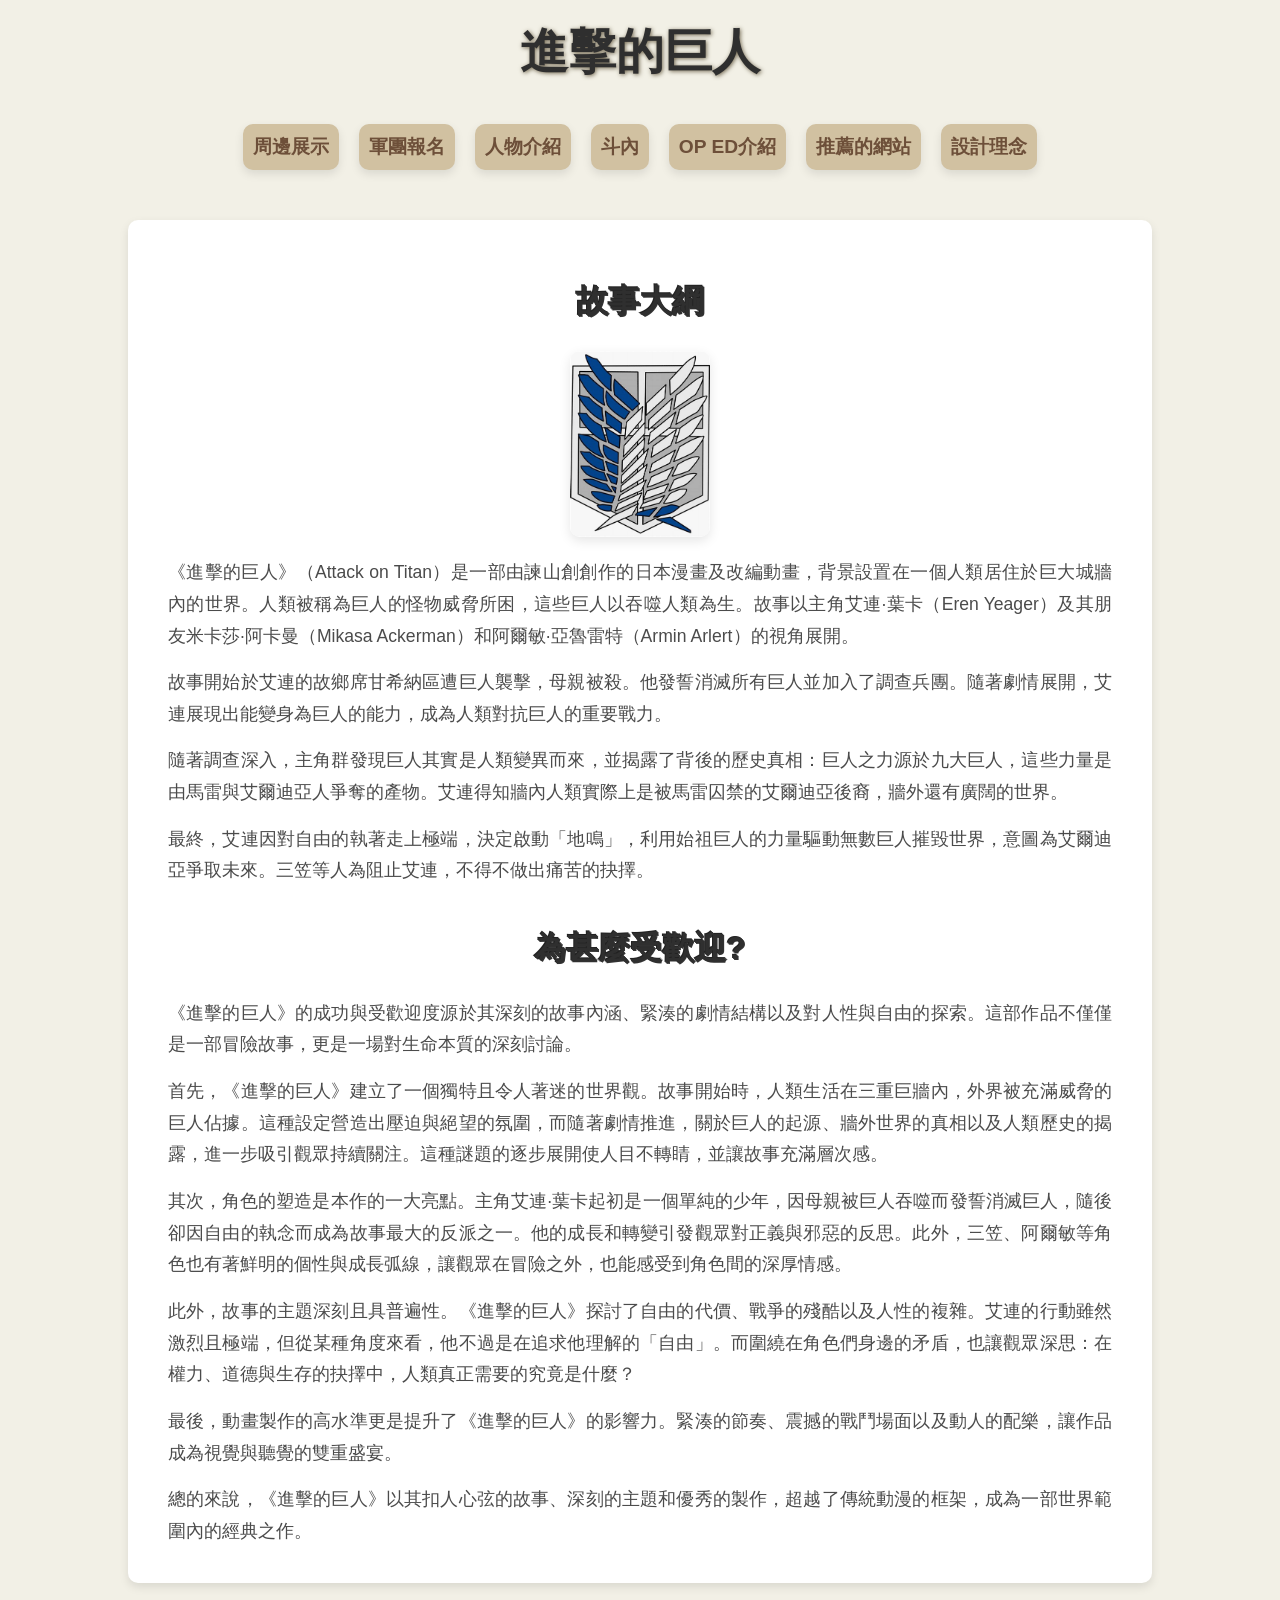
<file: 1131754/index.html>
<!DOCTYPE html>
<html>
 <head>
  <meta charset="utf-8">
  <title>進擊的巨人</title>
  <style>
    body {
      background: #f2f0e6;
      font-family: Arial, sans-serif;
      margin: 0;
      padding: 0;
      color: #4b4b4b;
    }

    h1, h2 {
      color: #2f2f2f;
      text-align: center;
      text-shadow: 1px 1px 4px #756b54;
      margin-top: 20px;
    }

    h1 {
      font-size: 3em;
      margin-bottom: 20px;
    }

    h2 {
      font-size: 2em;
      margin-top: 40px;
      text-shadow: -1px -1px 0 #222222, 1px 1px 0 #333333;
    }

    .container {
      display: flex; 
      justify-content: center; 
      gap: 20px;
      padding: 20px;
    }

    .item {
      text-align: center;
      background: #d1c1a1;
      padding: 10px;
      border-radius: 10px;
      transition: all 0.3s ease;
      cursor: pointer;
      box-shadow: 0 4px 10px rgba(0, 0, 0, 0.1);
    }

    .item a {
      color: #6d4f39;
      text-decoration: none;
      font-weight: bold;
      font-size: 1.2em;
    }

    .item:hover {
      transform: translateY(-5px); 
      background-color: #8d7045;
    }

    .item:hover a {
      color: #f0f0f0;
    }

    .item a:hover {
      text-decoration: underline;
    }

    p {
      font-size: 1.1em;
      line-height: 1.8;
      margin: 15px 20px;
      text-align: justify;
    }

    img {
      display: block;
      margin: 20px auto;
      border-radius: 10px;
      box-shadow: 0 4px 12px rgba(0, 0, 0, 0.1);
    }

    .content {
      padding: 20px;
      background-color: white;
      border-radius: 10px;
      box-shadow: 0 4px 10px rgba(0, 0, 0, 0.1);
      margin: 30px 10%;
    }

    .content img {
      width: 140px;
    }
  </style>
</head>
<body>

  <h1>進擊的巨人</h1>

  <div class="container">
    <div class="item"><a href="a.html">周邊展示</a></div>
    <div class="item"><a href="b.html">軍團報名</a></div>
    <div class="item"><a href="c.html">人物介紹</a></div>
    <div class="item"><a href="d.html">斗內</a></div>
    <div class="item"><a href="e.html">OP ED介紹</a></div>
    <div class="item"><a href="f.html">推薦的網站</a></div>
    <div class="item"><a href="g.html">設計理念</a></div>
  </div>

  <div class="content">
    <h2>故事大綱</h2>
    <img src="wing.jpg" alt="進擊的巨人" />
    <p>《進擊的巨人》（Attack on Titan）是一部由諫山創創作的日本漫畫及改編動畫，背景設置在一個人類居住於巨大城牆內的世界。人類被稱為巨人的怪物威脅所困，這些巨人以吞噬人類為生。故事以主角艾連·葉卡（Eren Yeager）及其朋友米卡莎·阿卡曼（Mikasa Ackerman）和阿爾敏·亞魯雷特（Armin Arlert）的視角展開。</p>
    <p>故事開始於艾連的故鄉席甘希納區遭巨人襲擊，母親被殺。他發誓消滅所有巨人並加入了調查兵團。隨著劇情展開，艾連展現出能變身為巨人的能力，成為人類對抗巨人的重要戰力。</p>
    <p>隨著調查深入，主角群發現巨人其實是人類變異而來，並揭露了背後的歷史真相：巨人之力源於九大巨人，這些力量是由馬雷與艾爾迪亞人爭奪的產物。艾連得知牆內人類實際上是被馬雷囚禁的艾爾迪亞後裔，牆外還有廣闊的世界。</p>
    <p>最終，艾連因對自由的執著走上極端，決定啟動「地鳴」，利用始祖巨人的力量驅動無數巨人摧毀世界，意圖為艾爾迪亞爭取未來。三笠等人為阻止艾連，不得不做出痛苦的抉擇。</p>

    <h2>為甚麼受歡迎?</h2>
    <p>《進擊的巨人》的成功與受歡迎度源於其深刻的故事內涵、緊湊的劇情結構以及對人性與自由的探索。這部作品不僅僅是一部冒險故事，更是一場對生命本質的深刻討論。</p>
    <p>首先，《進擊的巨人》建立了一個獨特且令人著迷的世界觀。故事開始時，人類生活在三重巨牆內，外界被充滿威脅的巨人佔據。這種設定營造出壓迫與絕望的氛圍，而隨著劇情推進，關於巨人的起源、牆外世界的真相以及人類歷史的揭露，進一步吸引觀眾持續關注。這種謎題的逐步展開使人目不轉睛，並讓故事充滿層次感。</p>
    <p>其次，角色的塑造是本作的一大亮點。主角艾連·葉卡起初是一個單純的少年，因母親被巨人吞噬而發誓消滅巨人，隨後卻因自由的執念而成為故事最大的反派之一。他的成長和轉變引發觀眾對正義與邪惡的反思。此外，三笠、阿爾敏等角色也有著鮮明的個性與成長弧線，讓觀眾在冒險之外，也能感受到角色間的深厚情感。</p>
    <p>此外，故事的主題深刻且具普遍性。《進擊的巨人》探討了自由的代價、戰爭的殘酷以及人性的複雜。艾連的行動雖然激烈且極端，但從某種角度來看，他不過是在追求他理解的「自由」。而圍繞在角色們身邊的矛盾，也讓觀眾深思：在權力、道德與生存的抉擇中，人類真正需要的究竟是什麼？</p>
    <p>最後，動畫製作的高水準更是提升了《進擊的巨人》的影響力。緊湊的節奏、震撼的戰鬥場面以及動人的配樂，讓作品成為視覺與聽覺的雙重盛宴。</p>
    <p>總的來說，《進擊的巨人》以其扣人心弦的故事、深刻的主題和優秀的製作，超越了傳統動漫的框架，成為一部世界範圍內的經典之作。</p>
  </div>

</body>
</html>
</file>
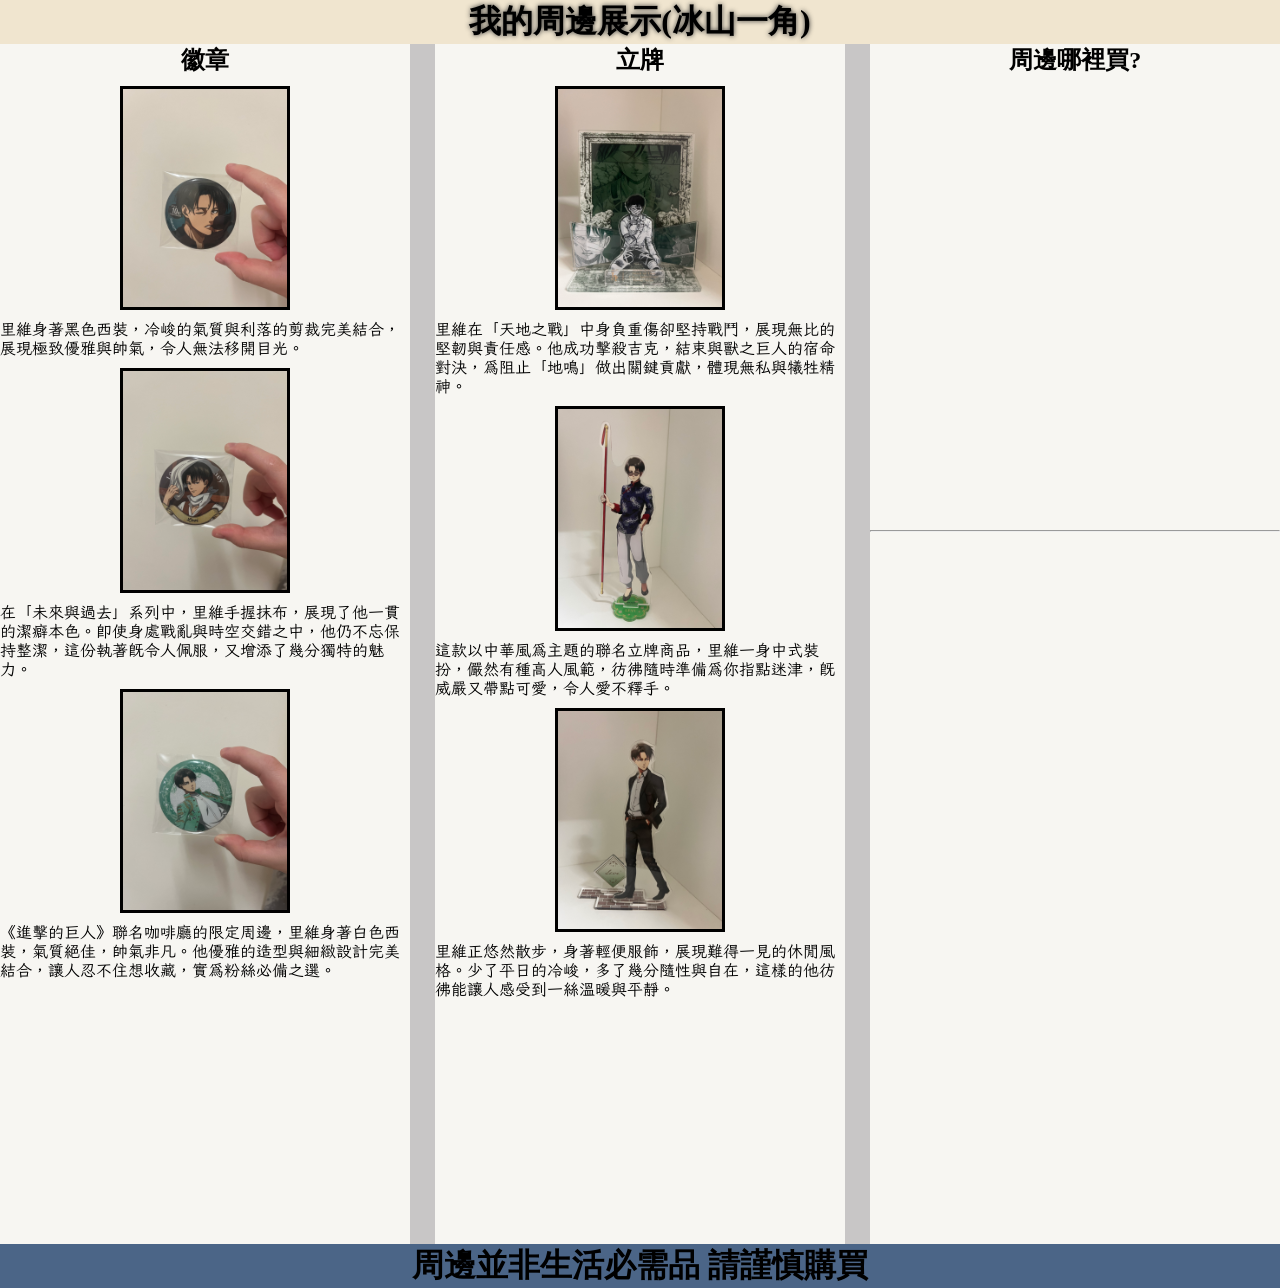
<file: 1131754/a.html>
<!DOCTYPE html>
<html>
  <head>
    <meta charset="UTF-8">
	<link rel="preconnect" href="https://fonts.googleapis.com">
<link rel="preconnect" href="https://fonts.gstatic.com" crossorigin>
<link href="https://fonts.googleapis.com/css2?family=Hubot+Sans:ital,wght@0,200..900;1,200..900&family=LXGW+WenKai+Mono+TC&family=LXGW+WenKai+TC&display=swap" rel="stylesheet">
	<title>周邊展示</title>
	<link rel="stylesheet" href="a.css" type="text/css">
	<style>
	img { width:40%;display:block;margin:10px auto; }
	.lxgw-wenkai-mono-tc-regular {
  font-family: "LXGW WenKai Mono TC", serif;
  font-weight: 400;
  font-style: normal;
}

	</style>
  </head>
  <body>
    <header><h1 style="text-shadow:0 0 5px #333333;">我的周邊展示(冰山一角)</h1></header>
	<div class="flexcontainer">
	 <div class="flexitem"><h2>徽章</h2>
	 <img src="pin1.jpg" width="250" style="border-style: solid; border-width:medium;" >
	  <font class="lxgw-wenkai-mono-tc-regular">里維身著黑色西裝，冷峻的氣質與利落的剪裁完美結合，展現極致優雅與帥氣，令人無法移開目光。</font>
	  <img src="pin2.jpg" width="250" style="border-style: solid; border-width:medium;">
	  <font class="lxgw-wenkai-mono-tc-regular">在「未來與過去」系列中，里維手握抹布，展現了他一貫的潔癖本色。即使身處戰亂與時空交錯之中，他仍不忘保持整潔，這份執著既令人佩服，又增添了幾分獨特的魅力。</font>
	  <img src="pin3.jpg" width="250" style="border-style: solid; border-width:medium;">
	  <font class="lxgw-wenkai-mono-tc-regular">《進擊的巨人》聯名咖啡廳的限定周邊，里維身著白色西裝，氣質絕佳，帥氣非凡。他優雅的造型與細緻設計完美結合，讓人忍不住想收藏，實為粉絲必備之選。</font>
	 </div>
	 <div class="flexitem"><h2>立牌</h2>
	 <img src="pa1.jpg" width="250" style="border-style: solid; border-width:medium;">
	 <font class="lxgw-wenkai-mono-tc-regular">里維在「天地之戰」中身負重傷卻堅持戰鬥，展現無比的堅韌與責任感。他成功擊殺吉克，結束與獸之巨人的宿命對決，為阻止「地鳴」做出關鍵貢獻，體現無私與犧牲精神。</font>
	 <img src="pa2.jpg" width="250" style="border-style: solid; border-width:medium;">
	 <font class="lxgw-wenkai-mono-tc-regular">這款以中華風為主題的聯名立牌商品，里維一身中式裝扮，儼然有種高人風範，彷彿隨時準備為你指點迷津，既威嚴又帶點可愛，令人愛不釋手。</font>
	 <img src="pa3.jpg" width="250" style="border-style: solid; border-width:medium;">
	 <font class="lxgw-wenkai-mono-tc-regular">里維正悠然散步，身著輕便服飾，展現難得一見的休閒風格。少了平日的冷峻，多了幾分隨性與自在，這樣的他彷彿能讓人感受到一絲溫暖與平靜。</font>
	 
	 </div>
	 
	 <div class="flexitem">
	 <h2>周邊哪裡買?</h2>
	 <iframe src="https://www.google.com/maps/embed?pb=!1m18!1m12!1m3!1d3614.669949563927!2d121.50472549678952!3d25.045272500000014!2m3!1f0!2f0!3f0!3m2!1i1024!2i768!4f13.1!3m3!1m2!1s0x3442a90958718b89%3A0xa933e8c3c6f4bed2!2z5a6J5Yip576O54m5IOWPsOWMl-W6lw!5e0!3m2!1szh-TW!2stw!4v1735467174409!5m2!1szh-TW!2stw" width="600" height="450" style="border:0;" allowfullscreen="" loading="lazy" referrerpolicy="no-referrer-when-downgrade"></iframe>
	 <hr>
	</div>
	 </div>
	
	
	<footer><h1>周邊並非生活必需品 請謹慎購買</h1></footer>
  </body>
</html>
</file>
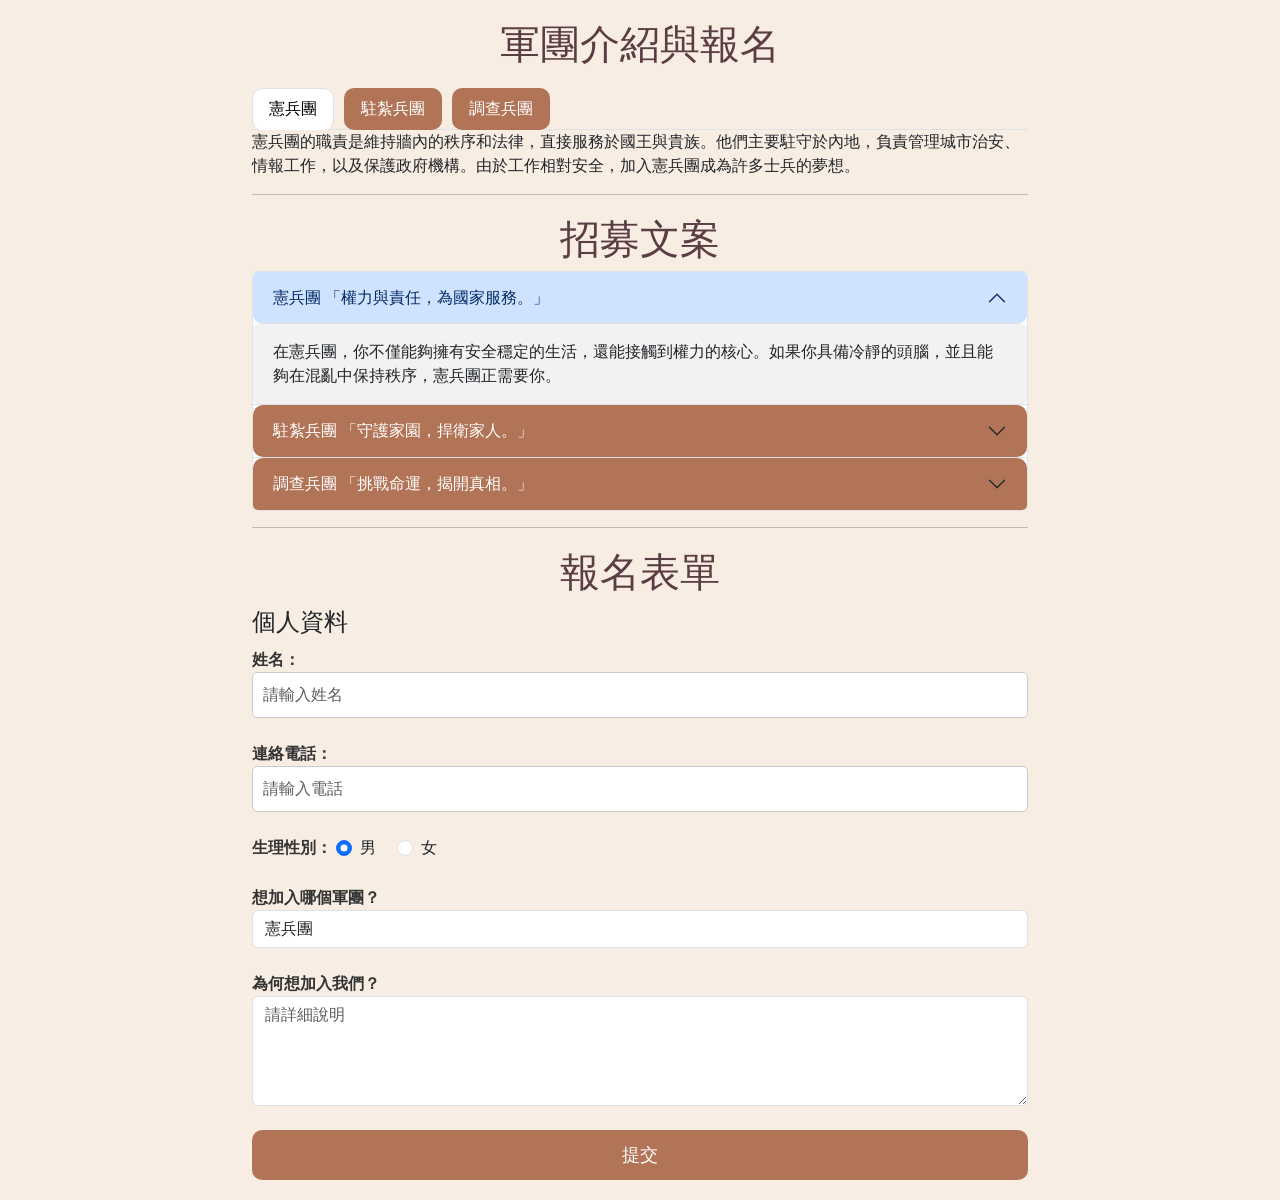
<file: 1131754/b.html>
<!DOCTYPE html>
<html>
  
  <head>
    <meta charset="UTF-8">
    <meta name="viewport" content="width=device-width, initial-scale=1">
    <title>報名</title>
    <link href="https://cdn.jsdelivr.net/npm/bootstrap@5.3.2/dist/css/bootstrap.min.css" rel="stylesheet" integrity="sha384-T3c6CoIi6uLrA9TneNEoa7RxnatzjcDSCmG1MXxSR1GAsXEV/Dwwykc2MPK8M2HN" crossorigin="anonymous">
    <script src="https://cdn.jsdelivr.net/npm/bootstrap@5.3.2/dist/js/bootstrap.bundle.min.js" integrity="sha384-C6RzsynM9kWDrMNeT87bh95OGNyZPhcTNXj1NW7RuBCsyN/o0jlpcV8Qyq46cDfL" crossorigin="anonymous"></script>
    <style>
      body {
        background-color: #f8ede3;
        font-family: 'Arial', sans-serif;
      }

      h1 {
        text-align: center;
        margin-top: 20px;
        font-size: 2.5rem;
        color: #5b3d44;
      }

      .container {
        max-width: 800px;
        margin: 20px auto;
      }

      .nav-tabs .nav-link {
        background-color: #b17457;
        color: #fff;
        border-radius: 10px;
        margin-right: 10px;
      }

      .nav-tabs .nav-link:hover {
        background-color: #4a4947;
        transition: background-color 0.3s ease;
      }

      .accordion-button {
        background-color: #b17457;
        color: white;
        border-radius: 10px;
      }

      .accordion-button:focus {
        box-shadow: none;
      }

      .accordion-body {
        background-color: #f2f2f2;
        border-radius: 5px;
      }

      .form-group {
        margin-bottom: 1.5rem;
      }

      input[type="text"], select, textarea {
        width: 100%;
        padding: 10px;
        border: 1px solid #ccc;
        border-radius: 5px;
      }

      textarea {
        resize: vertical;
      }

      label {
        font-weight: bold;
        color: #333;
      }

      .btn-submit {
        display: inline-block;
        padding: 12px 20px;
        background-color: #b17457;
        color: white;
        text-align: center;
        border-radius: 10px;
        text-decoration: none;
        font-size: 1.1rem;
        width: 100%;
        transition: background-color 0.3s ease;
      }

      .btn-submit:hover {
        background-color: #4a4947;
      }
    </style>
  </head>

  <body>
    <h1>軍團介紹與報名</h1>
    <div class="container">
      <ul class="nav nav-tabs" id="myTab">
        <li class="nav-item"><a class="nav-link active" data-bs-toggle="tab" href="#tab1">憲兵團</a></li>
        <li class="nav-item"><a class="nav-link" data-bs-toggle="tab" href="#tab2">駐紮兵團</a></li>
        <li class="nav-item"><a class="nav-link" data-bs-toggle="tab" href="#tab3">調查兵團</a></li>
      </ul>

      <div class="tab-content" id="myTabContent">
        <div class="tab-pane fade show active" id="tab1">
          <p>憲兵團的職責是維持牆內的秩序和法律，直接服務於國王與貴族。他們主要駐守於內地，負責管理城市治安、情報工作，以及保護政府機構。由於工作相對安全，加入憲兵團成為許多士兵的夢想。</p>
        </div>
        <div class="tab-pane fade" id="tab2">
          <p>駐紮兵團負責守護牆壁，修復城門，並確保牆內居民的安全。他們是牆壁防禦系統的重要組成部分，平時也處理牆內的治安問題。當巨人攻擊城牆時，他們是第一道防線，負責拖延敵人直到援軍到來。</p>
        </div>
        <div class="tab-pane fade" id="tab3">
          <p>調查兵團的主要任務是前往牆外探索巨人活動的情況，尋找恢復人類自由的可能性。面對巨人的威脅，他們是三個兵團中死亡率最高的部隊。調查兵團以艾爾文·史密斯和利威爾兵長為代表人物。</p>
        </div>
      </div>

      <hr>

      <h1>招募文案</h1>
      <div class="accordion" id="accordionExample">
        <div class="accordion-item">
          <h2 class="accordion-header" id="head1">
            <button class="accordion-button" type="button" data-bs-toggle="collapse" data-bs-target="#collapse1">憲兵團 「權力與責任，為國家服務。」</button>
          </h2>
          <div id="collapse1" class="accordion-collapse collapse show" data-bs-parent="#accordionExample">
            <div class="accordion-body">
              在憲兵團，你不僅能夠擁有安全穩定的生活，還能接觸到權力的核心。如果你具備冷靜的頭腦，並且能夠在混亂中保持秩序，憲兵團正需要你。
            </div>
          </div>
        </div>
        <div class="accordion-item">
          <h2 class="accordion-header" id="head2">
            <button class="accordion-button collapsed" type="button" data-bs-toggle="collapse" data-bs-target="#collapse2">駐紮兵團 「守護家園，捍衛家人。」</button>
          </h2>
          <div id="collapse2" class="accordion-collapse collapse" data-bs-parent="#accordionExample">
            <div class="accordion-body">
              如果你熱愛你的家，願意為了牆內的每一個人而戰，那麼駐紮兵團將是你最好的選擇。加入我們，守護你的家園，讓每個人都能安居樂業。
            </div>
          </div>
        </div>  
        <div class="accordion-item">
          <h2 class="accordion-header" id="head3">
            <button class="accordion-button collapsed" type="button" data-bs-toggle="collapse" data-bs-target="#collapse3">調查兵團 「挑戰命運，揭開真相。」</button>
          </h2>
          <div id="collapse3" class="accordion-collapse collapse" data-bs-parent="#accordionExample">
            <div class="accordion-body">
              你是否渴望突破牆壁的束縛，追尋那未知的世界？加入調查兵團，成為那顆燃燒著探索與自由的火種！
            </div>
          </div>
        </div>  
      </div>

      <hr>

      <h1>報名表單</h1>
      <form>
        <fieldset>
          <legend>個人資料</legend>
          <div class="form-group">
            <label for="userName">姓名：</label>
            <input type="text" class="form-control" id="userName" name="userName" placeholder="請輸入姓名" required>
          </div>
          <div class="form-group">
            <label for="userphone">連絡電話：</label>
            <input type="text" class="form-control" id="userphone" name="userphone" placeholder="請輸入電話" required>
          </div>
          <div class="form-group">
            <label>生理性別：</label>
            <div class="form-check form-check-inline">
              <input class="form-check-input" type="radio" name="usergender" value="gender1" checked>男
            </div>
            <div class="form-check form-check-inline">
              <input class="form-check-input" type="radio" name="usergender" value="gender2">女
            </div>
          </div>
          <div class="form-group">
            <label for="userNumber">想加入哪個軍團？</label>
            <select name="userNumber" id="userNumber" class="form-control">
              <option value="憲兵團" selected>憲兵團</option>
              <option value="駐紮兵團">駐紮兵團</option>
              <option value="調查兵團">調查兵團</option>
            </select>
          </div>
          <div class="form-group">
            <label for="userwhy">為何想加入我們？</label>
            <textarea name="userwhy" id="userwhy" class="form-control" cols="30" rows="4" placeholder="請詳細說明"></textarea>
          </div>
        </fieldset>

        <a href="#" class="btn-submit">提交</a>
      </form>
    </div>
  </body>
</html>
</file>
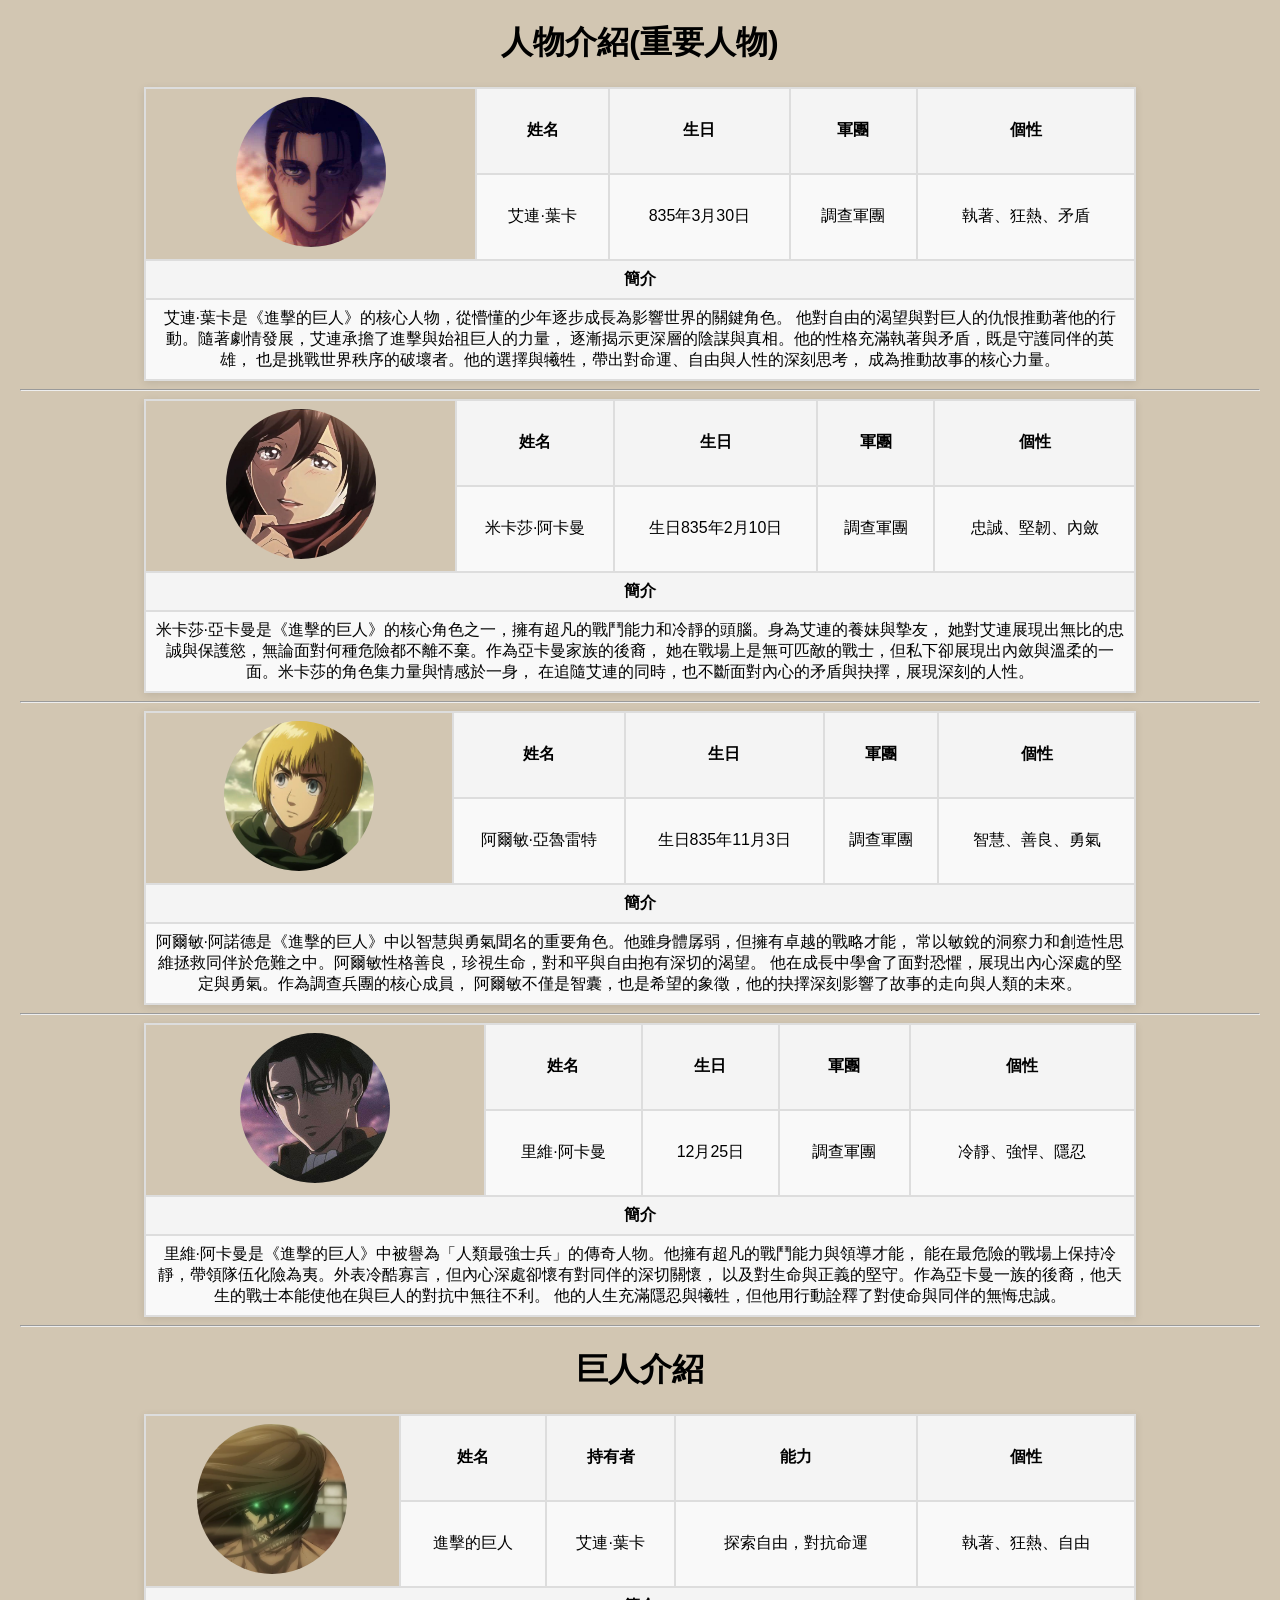
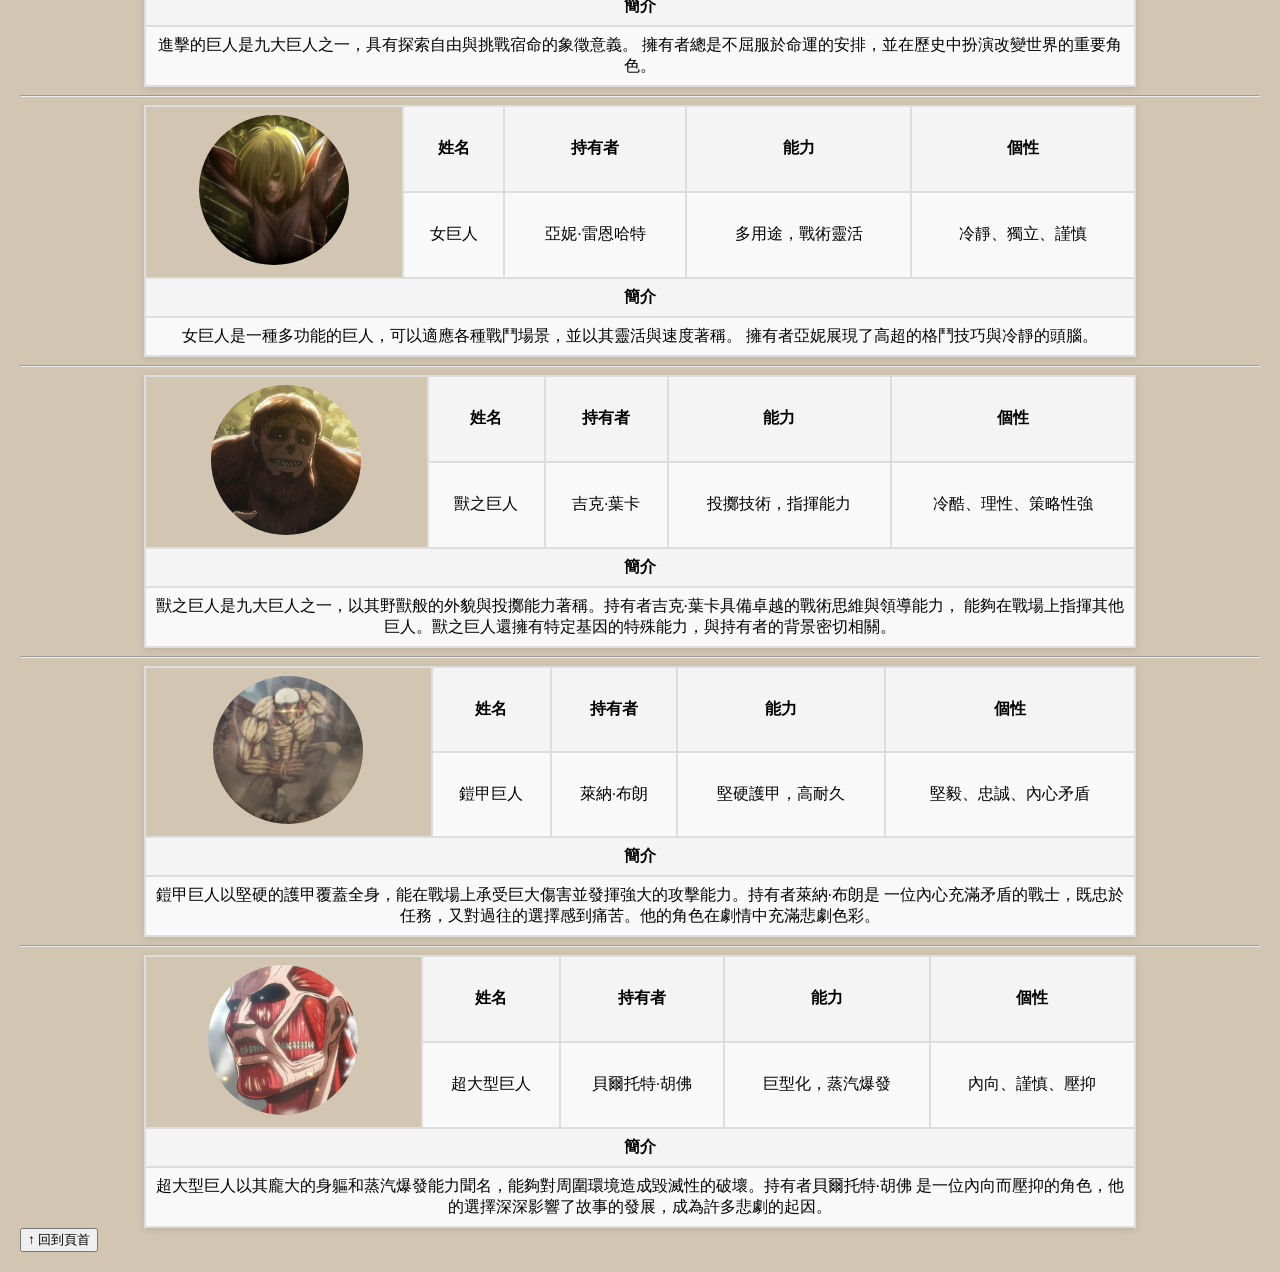
<file: 1131754/c.html>
<!DOCTYPE html>
<html>
  <head>
    <meta charset="UTF-8">
	
    <title>人物介紹</title>
    <style>
        body {
            font-family: Arial, sans-serif;
            margin: 20px;
			background-color:#d2c6b2;
        }
        table {
            border-collapse: collapse;
            width: 80%;
            margin: 0 auto;
            box-shadow: 0 2px 8px rgba(0, 0, 0, 0.1);
        }
        th, td {
            border: 2px solid #ddd;
            padding: 8px;
            text-align: center;
        }
        th {
            background-color: #f4f4f4;
            font-weight: bold;
        }
        tr:nth-child(even) {
            background-color: #f9f9f9;
        }
        tr:hover {
            background-color: #f1f1f1;
        }
        caption {
            font-size: 1.5em;
            margin-bottom: 10px;
            font-weight: bold;
        }
        .photo-cell {
            text-align: center;
            vertical-align: middle;
        }
        .photo-cell img {
            max-width: 150px;
            max-height: 150px;
            border-radius: 50%;
        }
		h1{
		text-align: center;
		}
		
		#back-to-top {
        position: fixed;
        bottom: 20px;
        right: 20px;
        padding: 10px 15px;
        background-color: #007BFF;
        color: white;
        border: none;
        border-radius: 5px;
        cursor: pointer;
        box-shadow: 0 2px 5px rgba(0, 0, 0, 0.3);
     
        font-size: 14px;
    }

    #back-to-top:hover {
        background-color: #0056b3;
    }
    </style>
</head>
<body>
<a id="top"></a>

    <table>
        <h1>人物介紹(重要人物)</h1>
        <tr>
            <td class="photo-cell" rowspan="2">
                <img src="11.jpg" alt="人物照片">
            </td>
            <th>姓名</th>
            <th>生日</th>
            <th>軍團</th>
            <th>個性</th>
        </tr>
        <tr>
            <td>艾連·葉卡</td>
            <td>835年3月30日</td>
            <td>調查軍團</td>
            <td>執著、狂熱、矛盾</td>
        </tr>
        <tr>
            <th colspan="5">簡介</th>
        </tr>
        <tr>
            <td colspan="5">
                艾連·葉卡是《進擊的巨人》的核心人物，從懵懂的少年逐步成長為影響世界的關鍵角色。
                他對自由的渴望與對巨人的仇恨推動著他的行動。隨著劇情發展，艾連承擔了進擊與始祖巨人的力量，
                逐漸揭示更深層的陰謀與真相。他的性格充滿執著與矛盾，既是守護同伴的英雄，
                也是挑戰世界秩序的破壞者。他的選擇與犧牲，帶出對命運、自由與人性的深刻思考，
                成為推動故事的核心力量。
            </td>
        </tr>
    </table>
	<hr>
	<table>
	<tr>
            <td class="photo-cell" rowspan="2">
                <img src="22.jpg" alt="人物照片">
            </td>
            <th>姓名</th>
            <th>生日</th>
            <th>軍團</th>
            <th>個性</th>
        </tr>
        <tr>
            <td>米卡莎·阿卡曼</td>
            <td>生日835年2月10日</td>
            <td>調查軍團</td>
            <td>忠誠、堅韌、內斂</td>
        </tr>
        <tr>
            <th colspan="5">簡介</th>
        </tr>
        <tr>
            <td colspan="5">
                米卡莎·亞卡曼是《進擊的巨人》的核心角色之一，擁有超凡的戰鬥能力和冷靜的頭腦。身為艾連的養妹與摯友，
				她對艾連展現出無比的忠誠與保護慾，無論面對何種危險都不離不棄。作為亞卡曼家族的後裔，
				她在戰場上是無可匹敵的戰士，但私下卻展現出內斂與溫柔的一面。米卡莎的角色集力量與情感於一身，
				在追隨艾連的同時，也不斷面對內心的矛盾與抉擇，展現深刻的人性。
            </td>
        </tr>
    </table>
	<hr>
	<table>
	<tr>
            <td class="photo-cell" rowspan="2">
                <img src="33.jpg" alt="人物照片">
            </td>
            <th>姓名</th>
            <th>生日</th>
            <th>軍團</th>
            <th>個性</th>
        </tr>
        <tr>
            <td>阿爾敏·亞魯雷特</td>
            <td>生日835年11月3日</td>
            <td>調查軍團</td>
            <td>智慧、善良、勇氣</td>
        </tr>
        <tr>
            <th colspan="5">簡介</th>
        </tr>
        <tr>
            <td colspan="5">
                阿爾敏·阿諾德是《進擊的巨人》中以智慧與勇氣聞名的重要角色。他雖身體孱弱，但擁有卓越的戰略才能，
				常以敏銳的洞察力和創造性思維拯救同伴於危難之中。阿爾敏性格善良，珍視生命，對和平與自由抱有深切的渴望。
				他在成長中學會了面對恐懼，展現出內心深處的堅定與勇氣。作為調查兵團的核心成員，
				阿爾敏不僅是智囊，也是希望的象徵，他的抉擇深刻影響了故事的走向與人類的未來。
            </td>
        </tr>
    </table>
	<hr>
	<table>
	<tr>
            <td class="photo-cell" rowspan="2">
                <img src="44.jpg" alt="人物照片">
            </td>
            <th>姓名</th>
            <th>生日</th>
            <th>軍團</th>
            <th>個性</th>
        </tr>
        <tr>
            <td>里維·阿卡曼</td>
            <td>12月25日</td>
            <td>調查軍團</td>
            <td>冷靜、強悍、隱忍</td>
        </tr>
        <tr>
            <th colspan="5">簡介</th>
        </tr>
        <tr>
            <td colspan="5">
                里維·阿卡曼是《進擊的巨人》中被譽為「人類最強士兵」的傳奇人物。他擁有超凡的戰鬥能力與領導才能，
				能在最危險的戰場上保持冷靜，帶領隊伍化險為夷。外表冷酷寡言，但內心深處卻懷有對同伴的深切關懷，
				以及對生命與正義的堅守。作為亞卡曼一族的後裔，他天生的戰士本能使他在與巨人的對抗中無往不利。
				他的人生充滿隱忍與犧牲，但他用行動詮釋了對使命與同伴的無悔忠誠。
            </td>
        </tr>
    </table>
	<hr>
	<table>
        <h1>巨人介紹</h1>
        <tr>
            <td class="photo-cell" rowspan="2">
                <img src="55.jpg" alt="進擊的巨人照片">
            </td>
            <th>姓名</th>
            <th>持有者</th>
            <th>能力</th>
            <th>個性</th>
        </tr>
        <tr>
            <td>進擊的巨人</td>
            <td>艾連·葉卡</td>
            <td>探索自由，對抗命運</td>
            <td>執著、狂熱、自由</td>
        </tr>
        <tr>
            <th colspan="5">簡介</th>
        </tr>
        <tr>
            <td colspan="5">
                進擊的巨人是九大巨人之一，具有探索自由與挑戰宿命的象徵意義。
                擁有者總是不屈服於命運的安排，並在歷史中扮演改變世界的重要角色。
            </td>
        </tr>
    </table>
    <hr>
    
    <table>
        <tr>
            <td class="photo-cell" rowspan="2">
                <img src="66.jpg" alt="女巨人照片">
            </td>
            <th>姓名</th>
            <th>持有者</th>
            <th>能力</th>
            <th>個性</th>
        </tr>
        <tr>
            <td>女巨人</td>
            <td>亞妮·雷恩哈特</td>
            <td>多用途，戰術靈活</td>
            <td>冷靜、獨立、謹慎</td>
        </tr>
        <tr>
            <th colspan="5">簡介</th>
        </tr>
        <tr>
            <td colspan="5">
                女巨人是一種多功能的巨人，可以適應各種戰鬥場景，並以其靈活與速度著稱。
                擁有者亞妮展現了高超的格鬥技巧與冷靜的頭腦。
            </td>
        </tr>
    </table>
	<hr>
	<table>
        
        <tr>
            <td class="photo-cell" rowspan="2">
                <img src="77.jpg" alt="獸之巨人照片">
            </td>
            <th>姓名</th>
            <th>持有者</th>
            <th>能力</th>
            <th>個性</th>
        </tr>
        <tr>
            <td>獸之巨人</td>
            <td>吉克·葉卡</td>
            <td>投擲技術，指揮能力</td>
            <td>冷酷、理性、策略性強</td>
        </tr>
        <tr>
            <th colspan="5">簡介</th>
        </tr>
        <tr>
            <td colspan="5">
                獸之巨人是九大巨人之一，以其野獸般的外貌與投擲能力著稱。持有者吉克·葉卡具備卓越的戰術思維與領導能力，
                能夠在戰場上指揮其他巨人。獸之巨人還擁有特定基因的特殊能力，與持有者的背景密切相關。
            </td>
        </tr>
    </table>
    <hr>
    
    <table>
        
        <tr>
            <td class="photo-cell" rowspan="2">
                <img src="88.jpg" alt="鎧甲巨人照片">
            </td>
            <th>姓名</th>
            <th>持有者</th>
            <th>能力</th>
            <th>個性</th>
        </tr>
        <tr>
            <td>鎧甲巨人</td>
            <td>萊納·布朗</td>
            <td>堅硬護甲，高耐久</td>
            <td>堅毅、忠誠、內心矛盾</td>
        </tr>
        <tr>
            <th colspan="5">簡介</th>
        </tr>
        <tr>
            <td colspan="5">
                鎧甲巨人以堅硬的護甲覆蓋全身，能在戰場上承受巨大傷害並發揮強大的攻擊能力。持有者萊納·布朗是
                一位內心充滿矛盾的戰士，既忠於任務，又對過往的選擇感到痛苦。他的角色在劇情中充滿悲劇色彩。
            </td>
        </tr>
    </table>
    <hr>
   
    <table>
       
        <tr>
            <td class="photo-cell" rowspan="2">
                <img src="99.jpg" alt="超大型巨人照片">
            </td>
            <th>姓名</th>
            <th>持有者</th>
            <th>能力</th>
            <th>個性</th>
        </tr>
        <tr>
            <td>超大型巨人</td>
            <td>貝爾托特·胡佛</td>
            <td>巨型化，蒸汽爆發</td>
            <td>內向、謹慎、壓抑</td>
        </tr>
        <tr>
            <th colspan="5">簡介</th>
        </tr>
        <tr>
            <td colspan="5">
                超大型巨人以其龐大的身軀和蒸汽爆發能力聞名，能夠對周圍環境造成毀滅性的破壞。持有者貝爾托特·胡佛
                是一位內向而壓抑的角色，他的選擇深深影響了故事的發展，成為許多悲劇的起因。
            </td>
        </tr>
    </table>
	
	<a href="#top"><button>↑ 回到頁首</button></a>

</body>
</html>
</file>
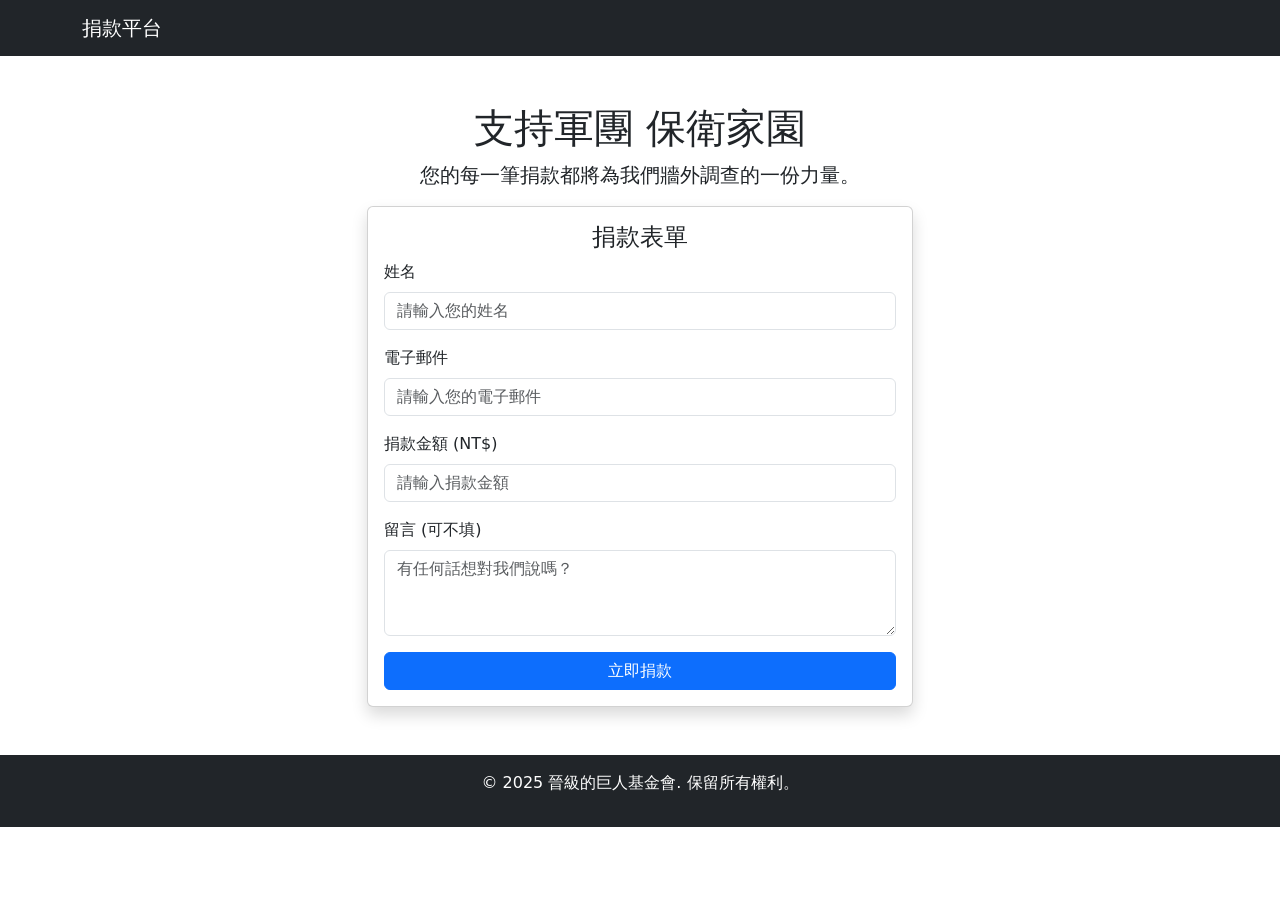
<file: 1131754/d.html>
<!DOCTYPE html>
<html>
  <head>
    <meta charset="UTF-8">
	
    <title>捐款網站</title>
    <link href="https://cdn.jsdelivr.net/npm/bootstrap@5.3.0/dist/css/bootstrap.min.css" rel="stylesheet">
  </head>
  <body>
  <nav class="navbar navbar-expand-lg navbar-dark bg-dark">
        <div class="container">
            <a class="navbar-brand" href="#">捐款平台</a>
            <button class="navbar-toggler" type="button" data-bs-toggle="collapse" data-bs-target="#navbarNav" aria-controls="navbarNav" aria-expanded="false" aria-label="Toggle navigation">
                <span class="navbar-toggler-icon"></span>
            </button>
            <div class="collapse navbar-collapse" id="navbarNav">
                <ul class="navbar-nav ms-auto">
                  
                   
                </ul>
            </div>
        </div>
    </nav>

    <div class="container my-5">
        <div class="text-center">
            <h1>支持軍團 保衛家園</h1>
            <p class="lead">您的每一筆捐款都將為我們牆外調查的一份力量。</p>
        </div>
        
        <div class="row justify-content-center">
            <div class="col-md-6">
                <div class="card shadow">
                    <div class="card-body">
                        <h4 class="card-title text-center">捐款表單</h4>
                        <form>
                            <div class="mb-3">
                                <label for="name" class="form-label">姓名</label>
                                <input type="text" class="form-control" id="name" placeholder="請輸入您的姓名" required>
                            </div>
                            <div class="mb-3">
                                <label for="email" class="form-label">電子郵件</label>
                                <input type="email" class="form-control" id="email" placeholder="請輸入您的電子郵件" required>
                            </div>
                            <div class="mb-3">
                                <label for="amount" class="form-label">捐款金額 (NT$)</label>
                                <input type="number" class="form-control" id="amount" min="1" placeholder="請輸入捐款金額" required>
                            </div>
                            <div class="mb-3">
                                <label for="message" class="form-label">留言 (可不填)</label>
                                <textarea class="form-control" id="message" rows="3" placeholder="有任何話想對我們說嗎？"></textarea>
                            </div>
                            <div class="d-grid">
                                <button type="submit" class="btn btn-primary">立即捐款</button>
                            </div>
                        </form>
                    </div>
                </div>
            </div>
        </div>
    </div>

    <footer class="bg-dark text-white text-center py-3">
        <p>© 2025 晉級的巨人基金會. 保留所有權利。</p>
    </footer>
  </body>
</html>
</file>
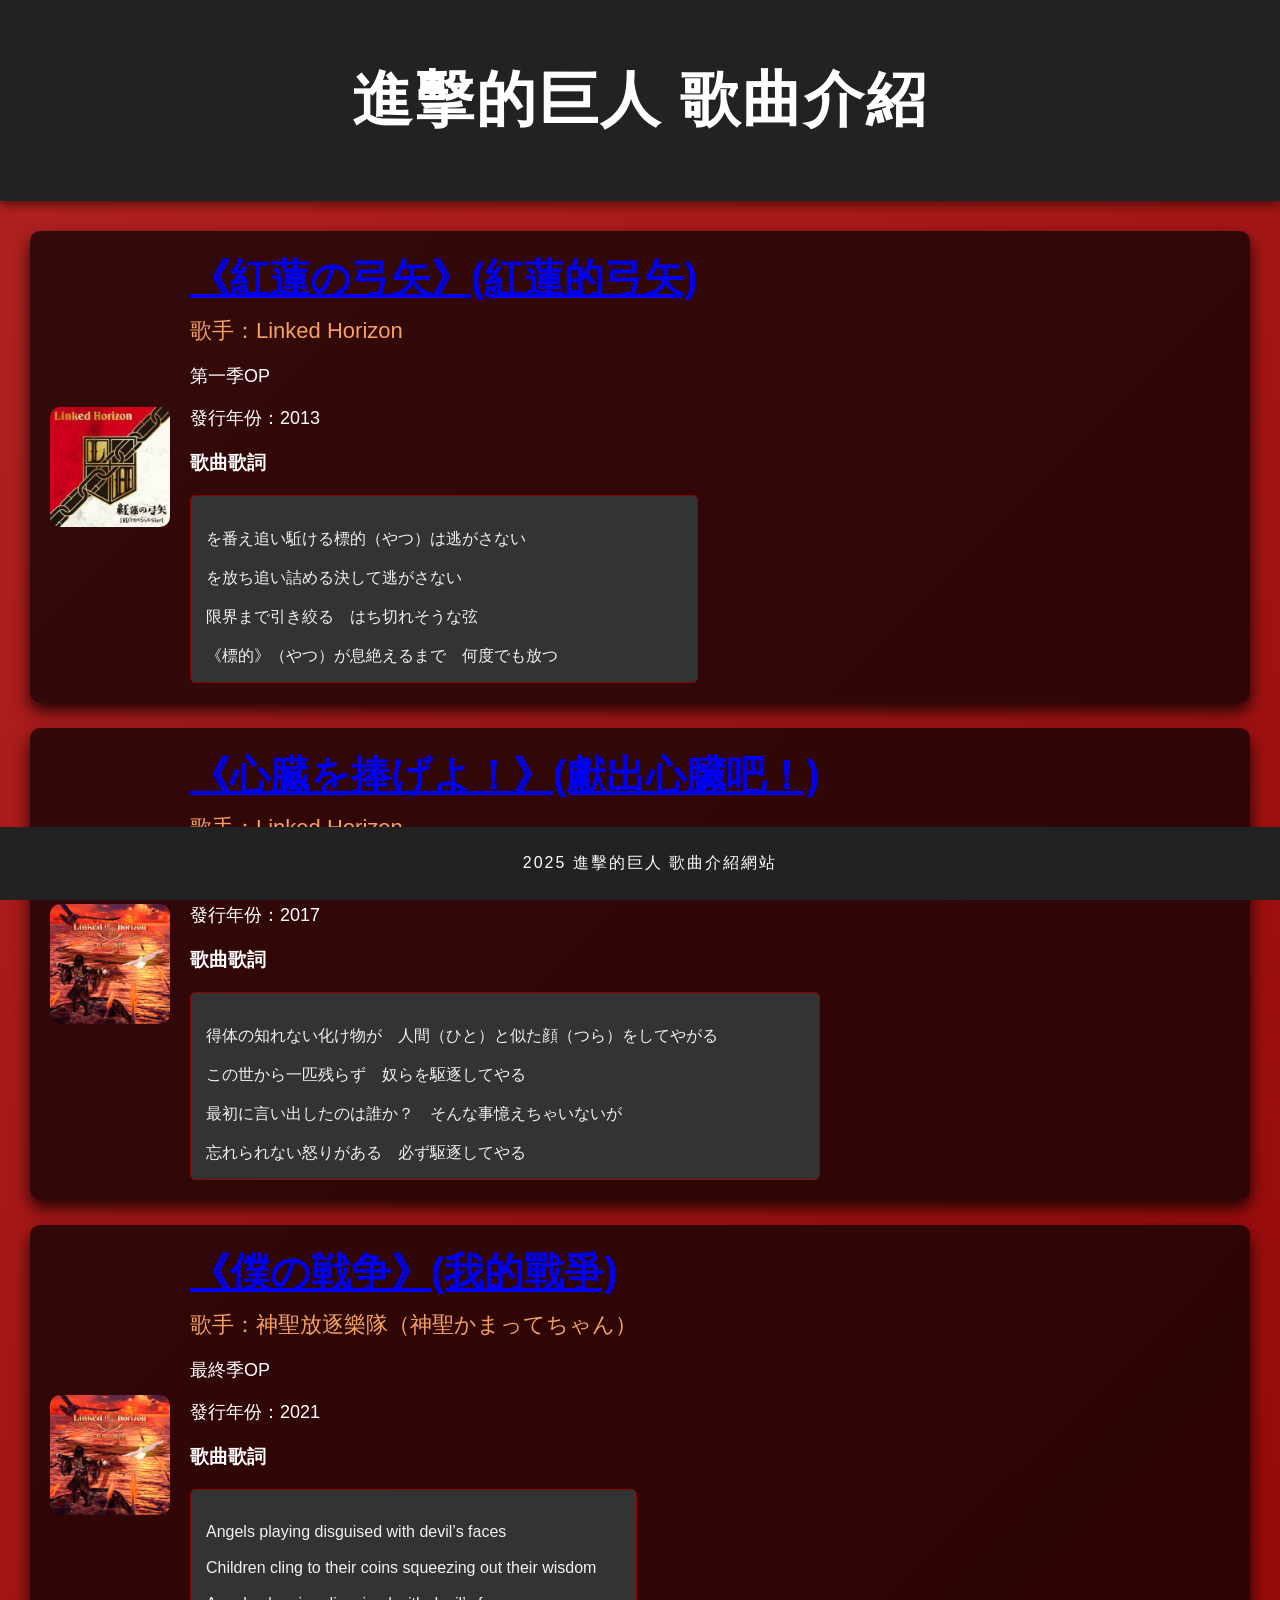
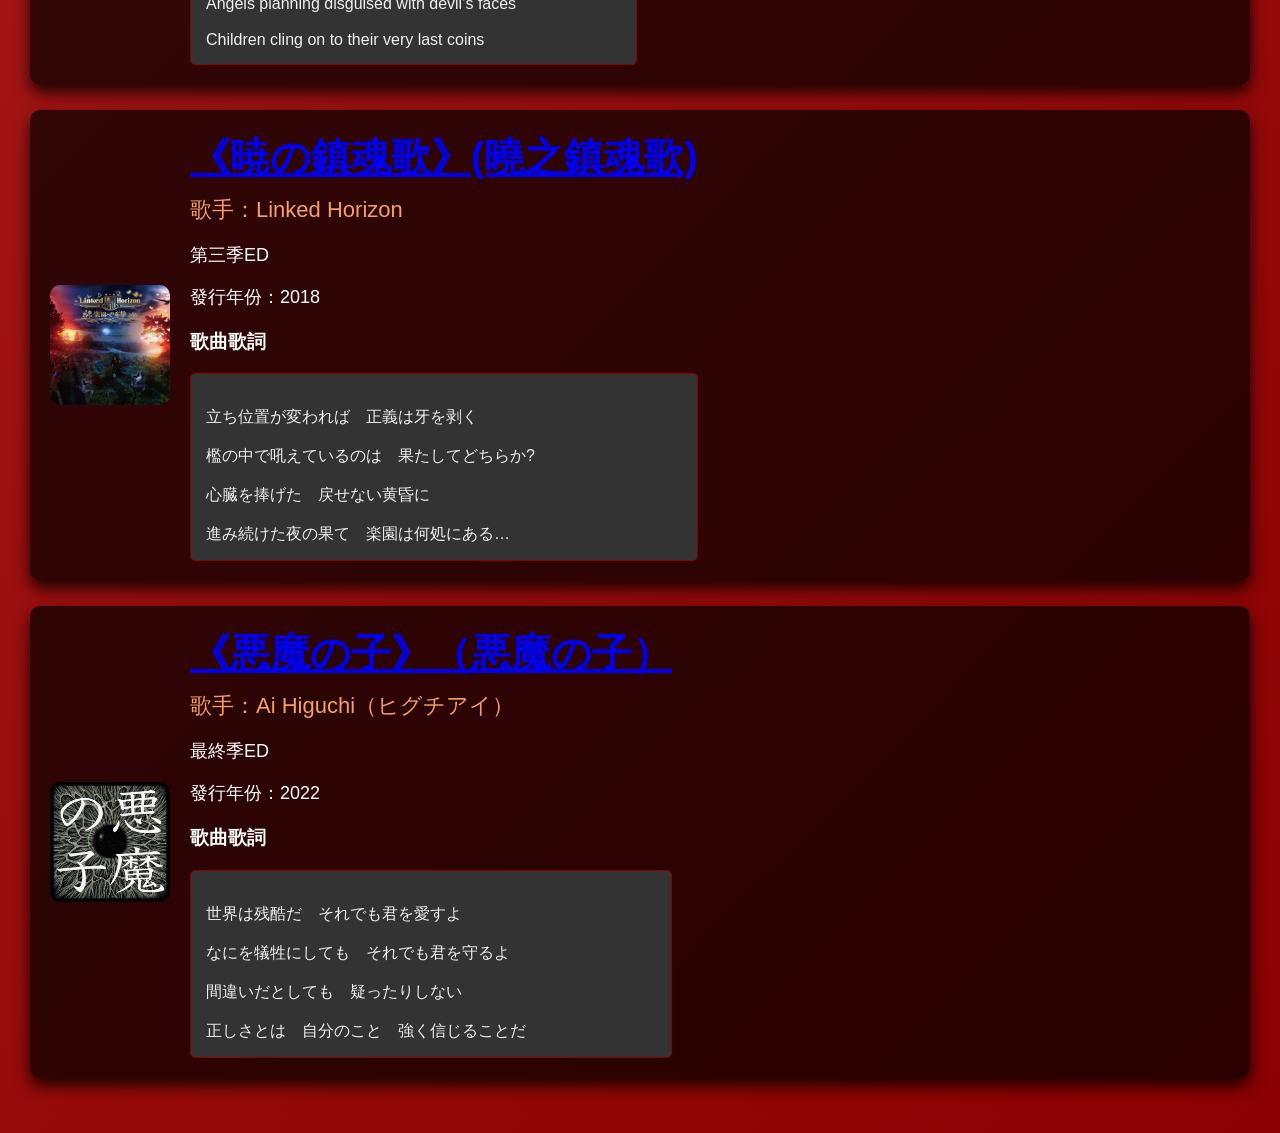
<file: 1131754/e.html>
<!DOCTYPE html>

<head>
    <meta charset="UTF-8">
    
    <title>進擊的巨人 歌曲介紹</title>
    <style>
        body {
            font-family: 'Arial', sans-serif;
            background: linear-gradient(135deg, #b22222, #8b0000); 
            color: white;
            margin: 0;
            padding: 0;
        }
        header {
            background-color: #222; 
            color: #fff;
            padding: 20px 0;
            text-align: center;
            text-transform: uppercase;
            letter-spacing: 2px;
            font-size: 30px;
            box-shadow: 0 4px 10px rgba(0, 0, 0, 0.5);
        }
        main {
            padding: 30px;
        }
        .song {
            background-color: rgba(0, 0, 0, 0.7); 
            border-radius: 10px;
            padding: 20px;
            margin-bottom: 25px;
            box-shadow: 0 8px 16px rgba(0, 0, 0, 0.8);
            display: flex;
            align-items: center;
            transition: transform 0.3s ease, box-shadow 0.3s ease;
        }
        .song:hover {
            transform: translateY(-10px);
            box-shadow: 0 16px 32px rgba(0, 0, 0, 0.8);
        }
        .album-cover {
            width: 120px;
            height: 120px;
            object-fit: cover;
            border-radius: 10px;
            margin-right: 20px;
        }
        .song-title {
            font-size: 40px;
            margin-bottom: 10px;
            color: #ffd700; 
            font-weight: bold;
        }
        .song-artist {
            font-size: 22px;
            margin-bottom: 15px;
            color: #f4a261; 
        }
        .song-details {
            font-size: 18px;
            margin-bottom: 20px;
        }
        .lyrics {
            font-size: 16px;
            background-color: #333; 
            padding: 15px;
            border-radius: 5px;
            border: 1px solid #8b0000; 
            color: #f1f1f1;
            white-space: pre-line;
        }
        footer {
            background-color: #222;
            color: #fff;
            text-align: center;
            padding: 10px;
            position: fixed;
            width: 100%;
            bottom: 0;
            letter-spacing: 2px;
        }
    </style>
</head>
<body>

<header>
    <h1>進擊的巨人 歌曲介紹</h1>
</header>

<main>
    <!-- 歌曲 1 -->
    <section class="song">

        <img class="album-cover" src="21.jpg" alt="專輯封面">
        <div>
            <div class="song-title"><a href="https://youtu.be/8AYJV-S8_Oo?si=Lg0agV4SIrMksYzz">《紅蓮の弓矢》(紅蓮的弓矢)</a></div>
            <div class="song-artist">歌手：Linked Horizon</div>
            <div class="song-details">
                <p>第一季OP</p>
                <p>發行年份：2013</p>
            </div>
            <h3>歌曲歌詞</h3>
            <div class="lyrics">
                を番え追い駈ける標的（やつ）は逃がさない<br>
                を放ち追い詰める決して逃がさない<br>
                限界まで引き絞る　はち切れそうな弦<br>
                《標的》（やつ）が息絶えるまで　何度でも放つ
            </div>
        </div>
    </section>

    <!-- 歌曲 2 -->
    <section class="song">

        <img class="album-cover" src="23.jpg" alt="專輯封面">
        <div>
            <div class="song-title"><a href="https://www.youtube.com/watch?v=8QPyFlJNmus">《心臓を捧げよ！》(獻出心臟吧！)</a></div>
            <div class="song-artist">歌手：Linked Horizon</div>
            <div class="song-details">
                <p>第二季OP</p>
                <p>發行年份：2017</p>
            </div>
            <h3>歌曲歌詞</h3>
            <div class="lyrics">
                得体の知れない化け物が　人間（ひと）と似た顔（つら）をしてやがる<br>
                この世から一匹残らず　奴らを駆逐してやる<br>
                最初に言い出したのは誰か？　そんな事憶えちゃいないが<br>
                忘れられない怒りがある　必ず駆逐してやる
            </div>
        </div>
    </section>

    <!-- 歌曲 3 -->
    <section class="song">

        <img class="album-cover" src="23.jpg" alt="專輯封面">
        <div>
            <div class="song-title"><a href="https://www.youtube.com/watch?v=6TolbTZXDjI">《僕の戦争》(我的戰爭)</a></div>
            <div class="song-artist">歌手：神聖放逐樂隊（神聖かまってちゃん）</div>
            <div class="song-details">
                <p>最終季OP</p>
                <p>發行年份：2021</p>
            </div>
            <h3>歌曲歌詞</h3>
            <div class="lyrics">
                Angels playing disguised with devil’s faces<br>
                Children cling to their coins squeezing out their wisdom<br>
                Angels planning disguised with devil’s faces<br>
                Children cling on to their very last coins
            </div>
        </div>
    </section>
	
	<!-- 歌曲 4 -->
    <section class="song">

        <img class="album-cover" src="24.jpg" alt="專輯封面">
        <div>
            <div class="song-title"><a href="https://www.youtube.com/watch?v=KFETh_4GbcM">《暁の鎮魂歌》(曉之鎮魂歌)</a></div>
            <div class="song-artist">歌手：Linked Horizon</div>
            <div class="song-details">
                <p>第三季ED</p>
                <p>發行年份：2018</p>
            </div>
            <h3>歌曲歌詞</h3>
            <div class="lyrics">
                立ち位置が変われば　正義は牙を剥く<br>
                檻の中で吼えているのは　果たしてどちらか?<br>
                心臓を捧げた　戻せない黄昏に<br>
                進み続けた夜の果て　楽園は何処にある…
            </div>
        </div>
    </section>
	
	<!-- 歌曲 5 -->
    <section class="song">

        <img class="album-cover" src="25.jpg" alt="專輯封面">
        <div>
            <div class="song-title"><a href="https://www.youtube.com/watch?v=WPl10ZrhCtk">《悪魔の子》（悪魔の子）</a></div>
            <div class="song-artist">歌手：Ai Higuchi（ヒグチアイ）</div>
            <div class="song-details">
                <p>最終季ED</p>
                <p>發行年份：2022</p>
            </div>
            <h3>歌曲歌詞</h3>
            <div class="lyrics">
                世界は残酷だ　それでも君を愛すよ<br>
                なにを犠牲にしても　それでも君を守るよ<br>
                間違いだとしても　疑ったりしない<br>
                正しさとは　自分のこと　強く信じることだ
            </div>
        </div>
    </section>
</main>

<footer>
    <p> 2025 進擊的巨人 歌曲介紹網站</p>
</footer>

</body>
</html>
</file>
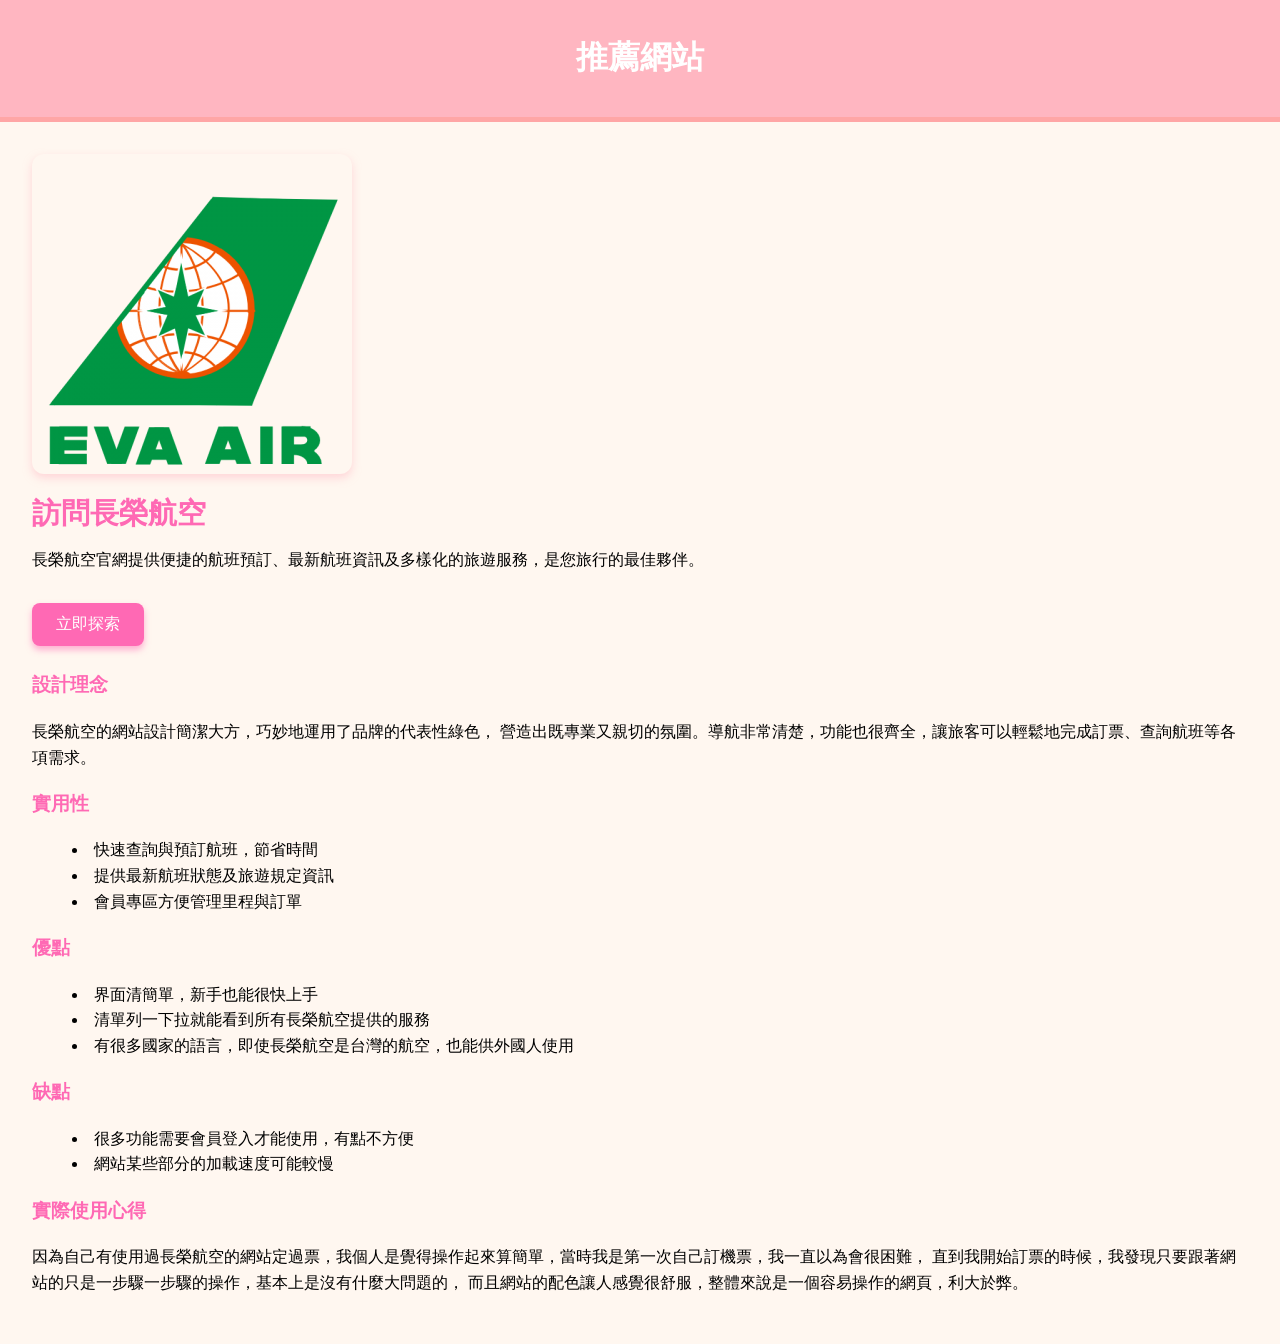
<file: 1131754/f.html>
<!DOCTYPE html>
<html>
<html lang="zh">
  <head>
    <meta charset="UTF-8">
	<title>推薦的網站</title>
	<style>
        body {
            font-family: "Comic Sans MS", cursive, sans-serif;
            margin: 0;
            padding: 0;
            background-color: #fff7f0;
        }
        header {
            background-color: #ffb6c1;
            color: white;
            text-align: center;
            padding: 15px 0;
            border-bottom: 5px solid #ffa6a6;
        }
        .recommendation {
            text-align: left;
            padding: 2rem;
        }
        .recommendation img {
            max-width: 100%;
            height: auto;
            border-radius: 12px;
            box-shadow: 0 4px 8px rgba(255, 182, 193, 0.5);
        }
        .recommendation h2 {
            margin: 1rem 0 0.5rem;
            color: #ff69b4;
            font-size: 1.8rem;
        }
        .recommendation p {
            color: black;
        }
        .details {
            margin-top: 1.5rem;
            text-align: left;
            line-height: 1.6;
        }
        .recommendation a {
            display: inline-block;
            margin-top: 1rem;
            padding: 0.7rem 1.5rem;
            background-color: #ff69b4;
            color: white;
            text-decoration: none;
            border-radius: 8px;
            transition: background-color 0.3s, transform 0.3s;
            box-shadow: 0 4px 6px rgba(255, 105, 180, 0.5);
        }
        .recommendation a:hover {
            background-color: #ff85c1;
            transform: scale(1.05);
        }
        ul {
            list-style: disc inside;
        }
        h3 {
            color: #ff69b4;
        }
    </style>
  </head>
  <body>
    <header>
        <h1>推薦網站</h1>
    </header>
    <div class="recommendation">
        <img src="eva.png" alt="長榮">
        <h2>訪問長榮航空</h2>
        <p>長榮航空官網提供便捷的航班預訂、最新航班資訊及多樣化的旅遊服務，是您旅行的最佳夥伴。</p>
        <a href="https://www.evaair.com" target="_blank">立即探索</a>
        <div class="details">
            <h3>設計理念</h3>
            <p>長榮航空的網站設計簡潔大方，巧妙地運用了品牌的代表性綠色，
			營造出既專業又親切的氛圍。導航非常清楚，功能也很齊全，讓旅客可以輕鬆地完成訂票、查詢航班等各項需求。</p>

            <h3>實用性</h3>
            <ul>
                <li>快速查詢與預訂航班，節省時間</li>
                <li>提供最新航班狀態及旅遊規定資訊</li>
                <li>會員專區方便管理里程與訂單</li>
            </ul>

            <h3>優點</h3>
            <ul>
                <li>界面清簡單，新手也能很快上手</li>
                <li>清單列一下拉就能看到所有長榮航空提供的服務</li>
                <li>有很多國家的語言，即使長榮航空是台灣的航空，也能供外國人使用</li>
            </ul>

            <h3>缺點</h3>
            <ul>
                <li>很多功能需要會員登入才能使用，有點不方便</li>
                <li>網站某些部分的加載速度可能較慢</li>
            </ul>
			
			<h3>實際使用心得</h3>
			<p>因為自己有使用過長榮航空的網站定過票，我個人是覺得操作起來算簡單，當時我是第一次自己訂機票，我一直以為會很困難，
			直到我開始訂票的時候，我發現只要跟著網站的只是一步驟一步驟的操作，基本上是沒有什麼大問題的，
			而且網站的配色讓人感覺很舒服，整體來說是一個容易操作的網頁，利大於弊。</p>
        </div>
    </div>
  </body>
</html>
</file>
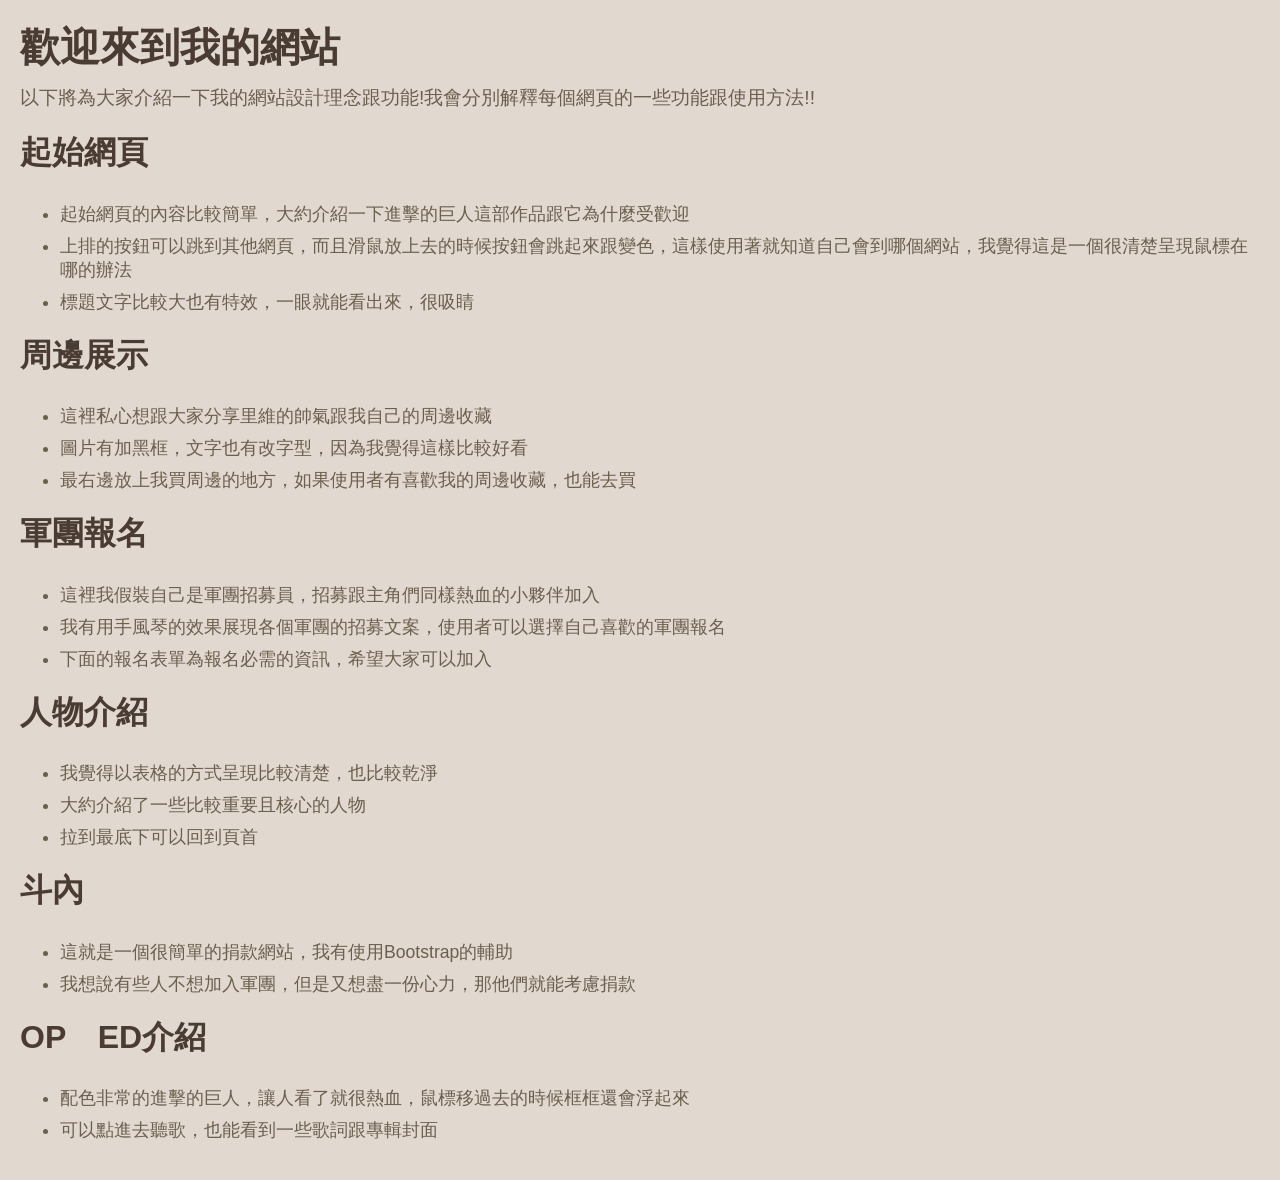
<file: 1131754/g.html>
<!DOCTYPE html>
<html lang="zh-Hant">
<head>
    <meta charset="UTF-8">
    
    <title>我的網頁設計理念</title>
    <style>
        body {
            font-family: Arial, sans-serif;
            background-color: #E1D8D0; 
            color: #6B5F4D; 
            margin: 0;
            padding: 20px;
        }

        h1 {
            color: #4A3C32; 
            font-size: 2.5em;
            margin: 0;
        }

        h2 {
            color: #4A3C32; 
            font-size: 2em;
            margin-top: 20px;
        }

        p {
            color: #6B5F4D; 
            font-size: 1.2em;
            margin-top: 10px;
        }

        ul {
            color: #6B5F4D; 
            font-size: 1.1em;
            margin-top: 10px;
        }

        li {
            margin-bottom: 8px;
        }
    </style>
</head>
<body>
    <h1>歡迎來到我的網站</h1>
    <p>以下將為大家介紹一下我的網站設計理念跟功能!我會分別解釋每個網頁的一些功能跟使用方法!!</p>

    <h2>起始網頁</h2>
    <ul>
        <li>起始網頁的內容比較簡單，大約介紹一下進擊的巨人這部作品跟它為什麼受歡迎</li>
        <li>上排的按鈕可以跳到其他網頁，而且滑鼠放上去的時候按鈕會跳起來跟變色，這樣使用著就知道自己會到哪個網站，我覺得這是一個很清楚呈現鼠標在哪的辦法</li>
        <li>標題文字比較大也有特效，一眼就能看出來，很吸睛</li>
    </ul>
	
	<h2>周邊展示</h2>
    <ul>
        <li>這裡私心想跟大家分享里維的帥氣跟我自己的周邊收藏</li>
        <li>圖片有加黑框，文字也有改字型，因為我覺得這樣比較好看</li>
        <li>最右邊放上我買周邊的地方，如果使用者有喜歡我的周邊收藏，也能去買</li>
    </ul>
	
	<h2>軍團報名</h2>
    <ul>
        <li>這裡我假裝自己是軍團招募員，招募跟主角們同樣熱血的小夥伴加入</li>
        <li>我有用手風琴的效果展現各個軍團的招募文案，使用者可以選擇自己喜歡的軍團報名</li>
        <li>下面的報名表單為報名必需的資訊，希望大家可以加入</li>
    </ul>
	
	<h2>人物介紹</h2>
    <ul>
        <li>我覺得以表格的方式呈現比較清楚，也比較乾淨</li>
        <li>大約介紹了一些比較重要且核心的人物</li>
		<li>拉到最底下可以回到頁首</li>
        
    </ul>
	
	<h2>斗內</h2>
    <ul>
        <li>這就是一個很簡單的捐款網站，我有使用Bootstrap的輔助</li>
        <li>我想說有些人不想加入軍團，但是又想盡一份心力，那他們就能考慮捐款</li>
    </ul>
	
	<h2>OP　ED介紹</h2>
    <ul>
        <li>配色非常的進擊的巨人，讓人看了就很熱血，鼠標移過去的時候框框還會浮起來</li>
        <li>可以點進去聽歌，也能看到一些歌詞跟專輯封面</li>
    </ul>
	
	
</body>
</html>
</file>
<file: 1131754/a.css>
@charset "UTF-8";
*{
	margin:0;
	padding:0;
}
body{
	width:100%;
	min-width:900px;
	max-width:1500px;
	background:#c8c6c6;
	margin:0 auto;
}
header{
	width:100%;
	background:#f0e5cf;
}
footer{
	width:100%;
	background:#4b6587;
}
.flexcontainer{
	display:flex;
	justify-content:space-between;
}
.flexitem{
	width:32%;
	height:1200px;
	background:#f7f6f2;
}
h1{
	font-family:"Arial Black";
	text-align:center;
}
h2{
	font-family:"Arial Black";
	text-align:center;
}
 img{
 }
</file>
